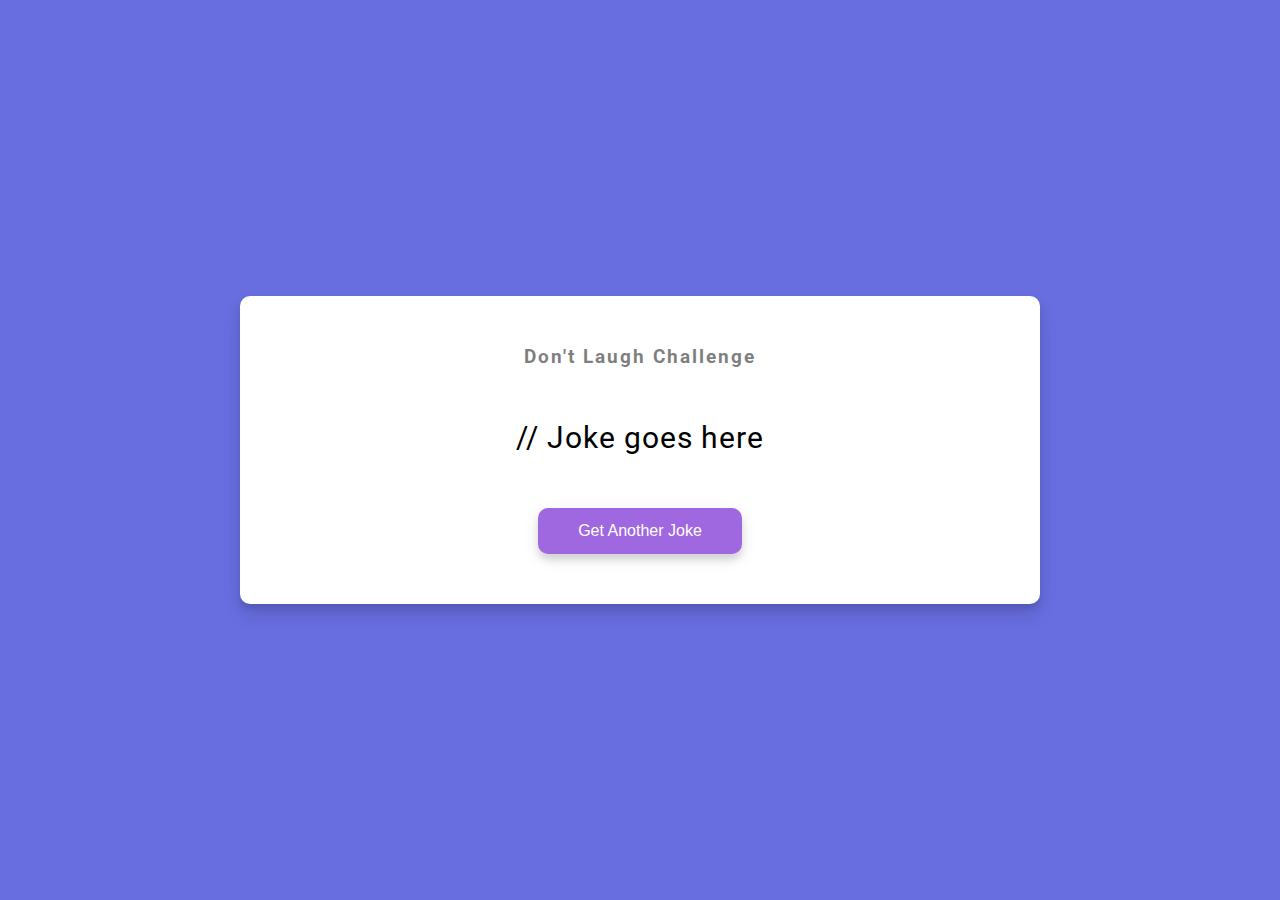
<file: Project10/index.html>
<!DOCTYPE html>
<html lang="en">
  <head>
    <meta charset="UTF-8" />
    <meta name="viewport" content="width=device-width, initial-scale=1.0" />
    <link rel="stylesheet" href="style.css" />
    <title>Dad Jokes</title>
  </head>
  <body>
    <div class="container">
      <h3>Don't Laugh Challenge</h3>
      <div id="joke" class="joke">// Joke goes here</div>
      <button id="jokeBtn" class="btn">Get Another Joke</button>
    </div>
    <script src="script.js"></script>
  </body>
</html>
</file>
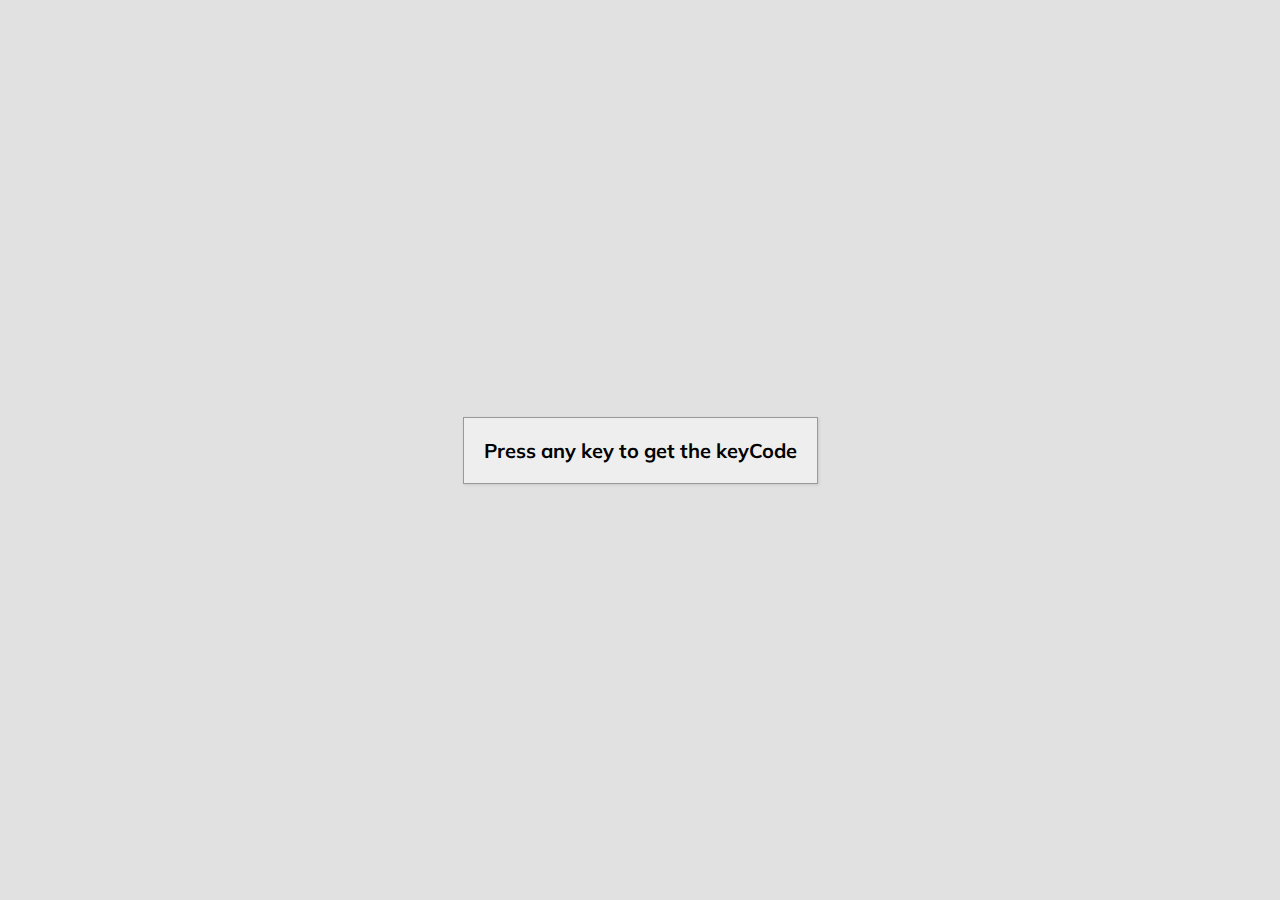
<file: Project11/index.html>
<!DOCTYPE html>
<html lang="en">
  <head>
    <meta charset="UTF-8" />
    <meta name="viewport" content="width=device-width, initial-scale=1.0" />
    <link rel="stylesheet" href="style.css" />
    <title>Event KeyCodes</title>
  </head>
  <body>
    <div id="insert">
      <div class="key">
        Press any key to get the keyCode
      </div>
    </div>
    <script src="script.js"></script>
  </body>
</html>
</file>
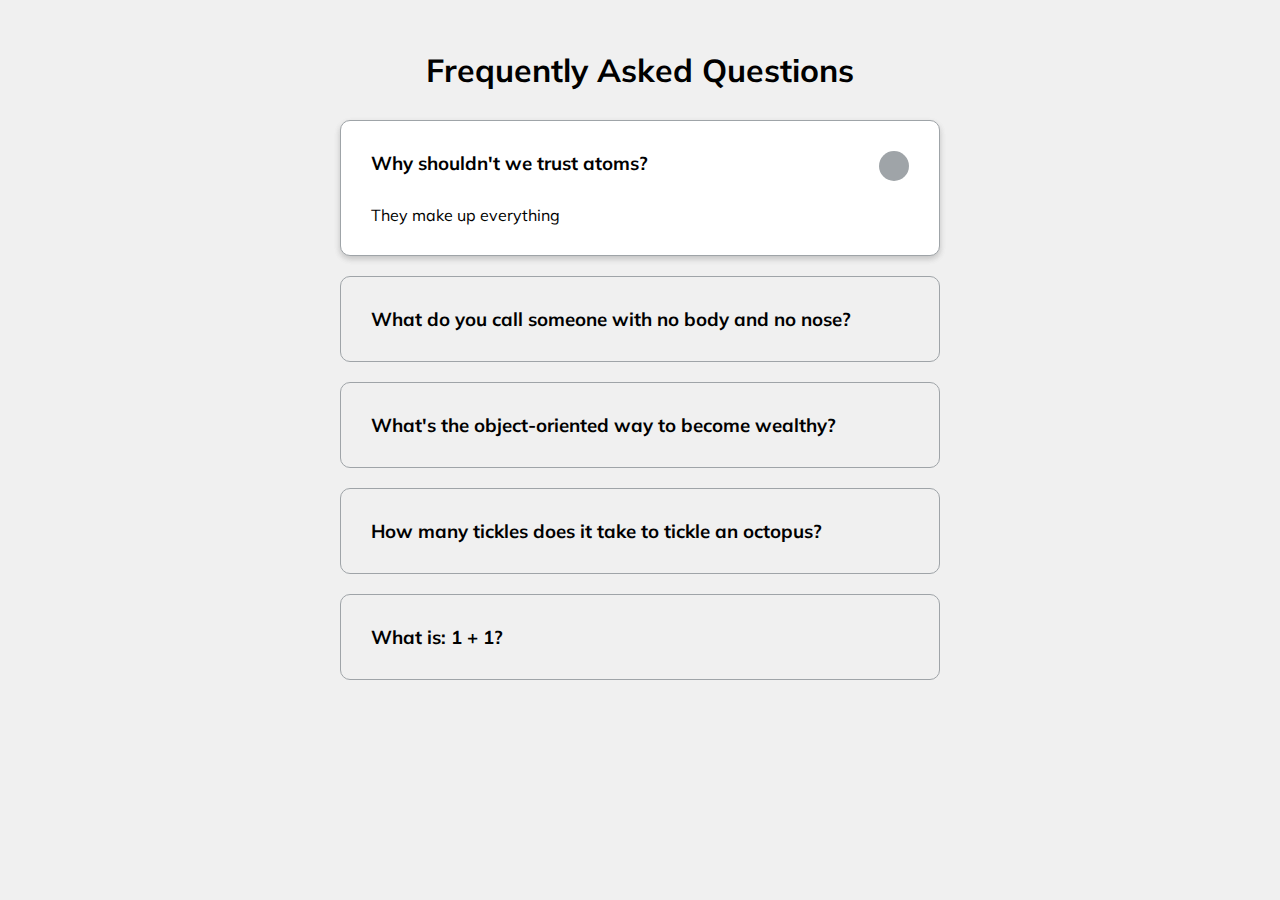
<file: Project12/index.html>
<!DOCTYPE html>
<html lang="en">
  <head>
    <meta charset="UTF-8" />
    <meta name="viewport" content="width=device-width, initial-scale=1.0" />
    <link rel="stylesheet" href="https://cdnjs.cloudflare.com/ajax/libs/font-awesome/5.14.0/css/all.min.css" integrity="sha512-1PKOgIY59xJ8Co8+NE6FZ+LOAZKjy+KY8iq0G4B3CyeY6wYHN3yt9PW0XpSriVlkMXe40PTKnXrLnZ9+fkDaog==" crossorigin="anonymous" />
    <link rel="stylesheet" href="style.css" />
    <title>FAQ</title>
  </head>
  <body>
    <h1>Frequently Asked Questions</h1>
    <div class="faq-container">
      <div class="faq active">
        <h3 class="faq-title">
          Why shouldn't we trust atoms?
        </h3>

        <p class="faq-text">
          They make up everything
        </p>

        <button class="faq-toggle">
          <i class="fas fa-chevron-down"></i>
          <i class="fas fa-times"></i>
        </button>
      </div>

      <div class="faq">
        <h3 class="faq-title">
          What do you call someone with no body and no nose?
        </h3>
        <p class="faq-text">
          Nobody knows.
        </p>
        <button class="faq-toggle">
          <i class="fas fa-chevron-down"></i>
          <i class="fas fa-times"></i>
        </button>
      </div>
      
      <div class="faq">
        <h3 class="faq-title">
          What's the object-oriented way to become wealthy?
        </h3>
        <p class="faq-text">
          Inheritance.
        </p>
        <button class="faq-toggle">
          <i class="fas fa-chevron-down"></i>
          <i class="fas fa-times"></i>
        </button>
      </div>
      
      <div class="faq">
        <h3 class="faq-title">
          How many tickles does it take to tickle an octopus?
        </h3>
        <p class="faq-text">
          Ten-tickles!
        </p>
        <button class="faq-toggle">
          <i class="fas fa-chevron-down"></i>
          <i class="fas fa-times"></i>
        </button>
      </div>
      
      <div class="faq">
        <h3 class="faq-title">
          What is: 1 + 1?
        </h3>
        <p class="faq-text">
          Depends on who are you asking.
        </p>
        <button class="faq-toggle">
          <i class="fas fa-chevron-down"></i>
          <i class="fas fa-times"></i>
        </button>
      </div>
    </div>
    <script src="script.js"></script>
  </body>
</html>
</file>
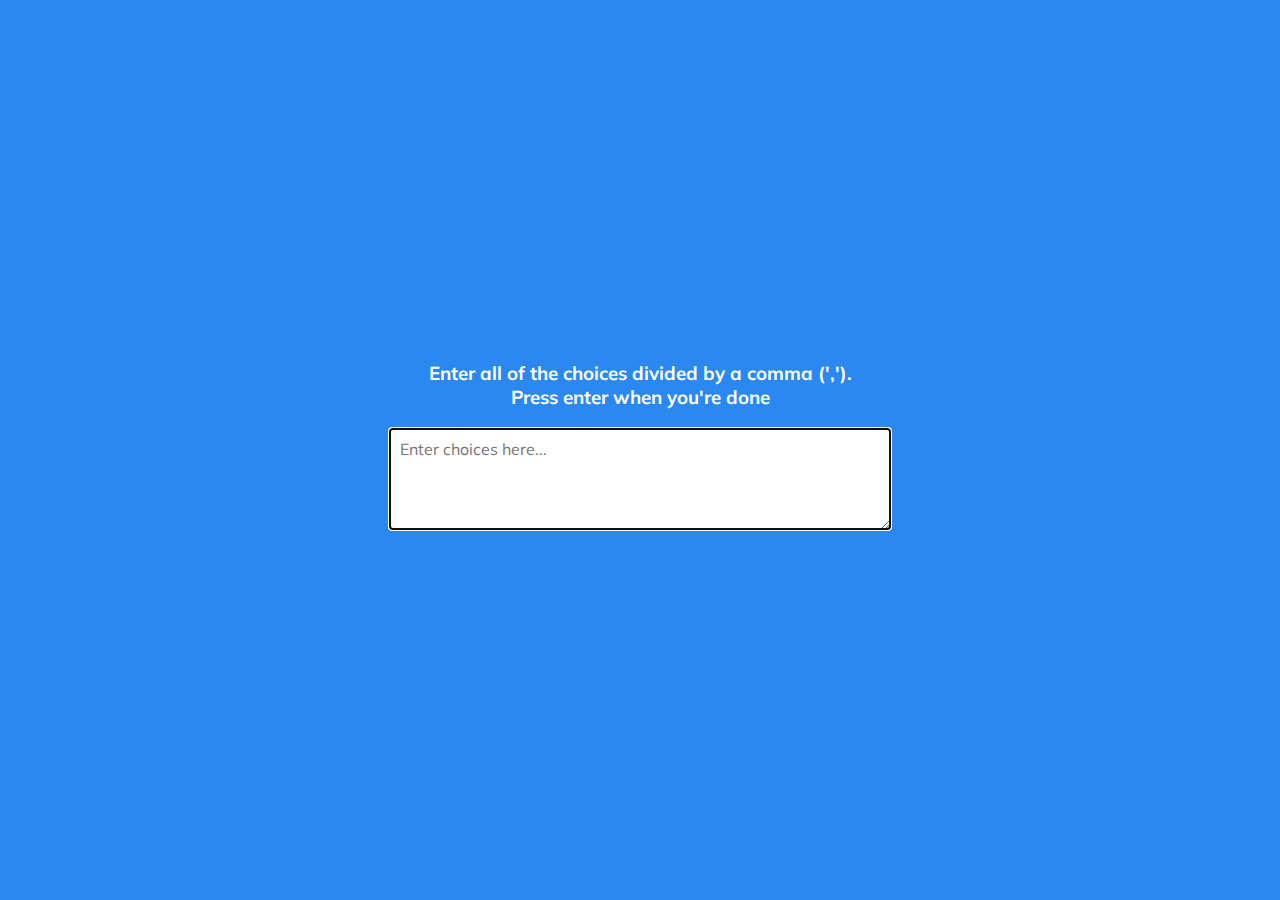
<file: Project13/index.html>
<!DOCTYPE html>
<html lang="en">
  <head>
    <meta charset="UTF-8" />
    <meta name="viewport" content="width=device-width, initial-scale=1.0" />
    <link rel="stylesheet" href="style.css" />
    <title>Random Choice Picker</title>
  </head>
  <body>
    <div class="container">
      <h3>Enter all of the choices divided by a comma (','). <br> Press enter when you're done</h3>
      <textarea placeholder="Enter choices here..." id="textarea"></textarea>

      <div id="tags"></div>
    </div>

    <script src="script.js"></script>
  </body>
</html>
</file>
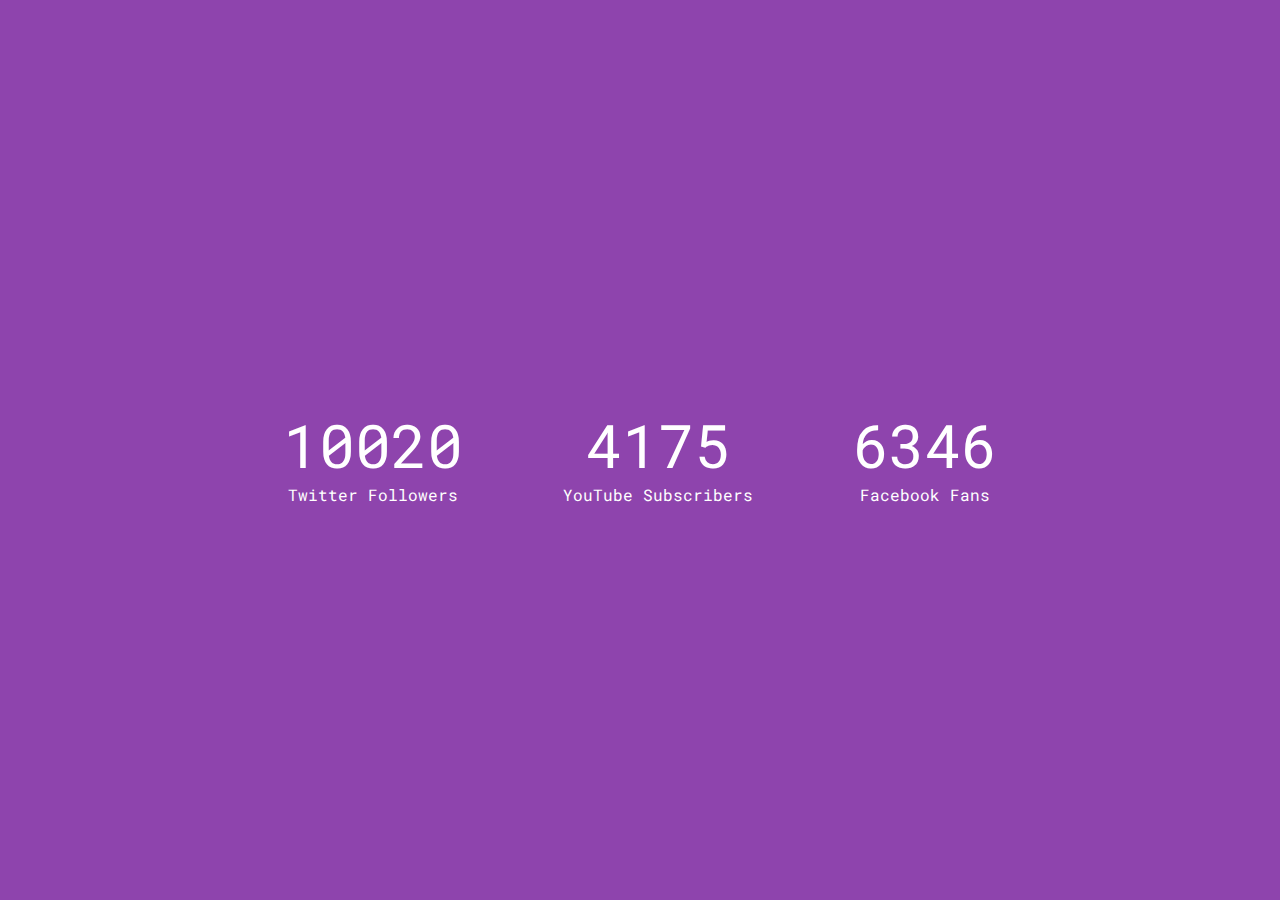
<file: Project15/index.html>
<!DOCTYPE html>
<html lang="en">
  <head>
    <meta charset="UTF-8" />
    <meta name="viewport" content="width=device-width, initial-scale=1.0" />
    <link rel="stylesheet" href="https://cdnjs.cloudflare.com/ajax/libs/font-awesome/5.14.0/css/all.min.css" integrity="sha512-1PKOgIY59xJ8Co8+NE6FZ+LOAZKjy+KY8iq0G4B3CyeY6wYHN3yt9PW0XpSriVlkMXe40PTKnXrLnZ9+fkDaog==" crossorigin="anonymous" />
    <link rel="stylesheet" href="style.css" />
    <title>Increment Counter</title>
  </head>
  <body>
    <div class="counter-container">
      <i class="fab fa-twitter fa-3x"></i>
      <div class="counter" data-target="12000"></div>
      <span>Twitter Followers</span>
    </div>

    <div class="counter-container">
      <i class="fab fa-youtube fa-3x"></i>
      <div class="counter" data-target="5000"></div>
      <span>YouTube Subscribers</span>
    </div>

    <div class="counter-container">
      <i class="fab fa-facebook fa-3x"></i>
      <div class="counter" data-target="7500"></div>
      <span>Facebook Fans</span>
    </div>
    <script src="script.js"></script>
  </body>
</html>
</file>
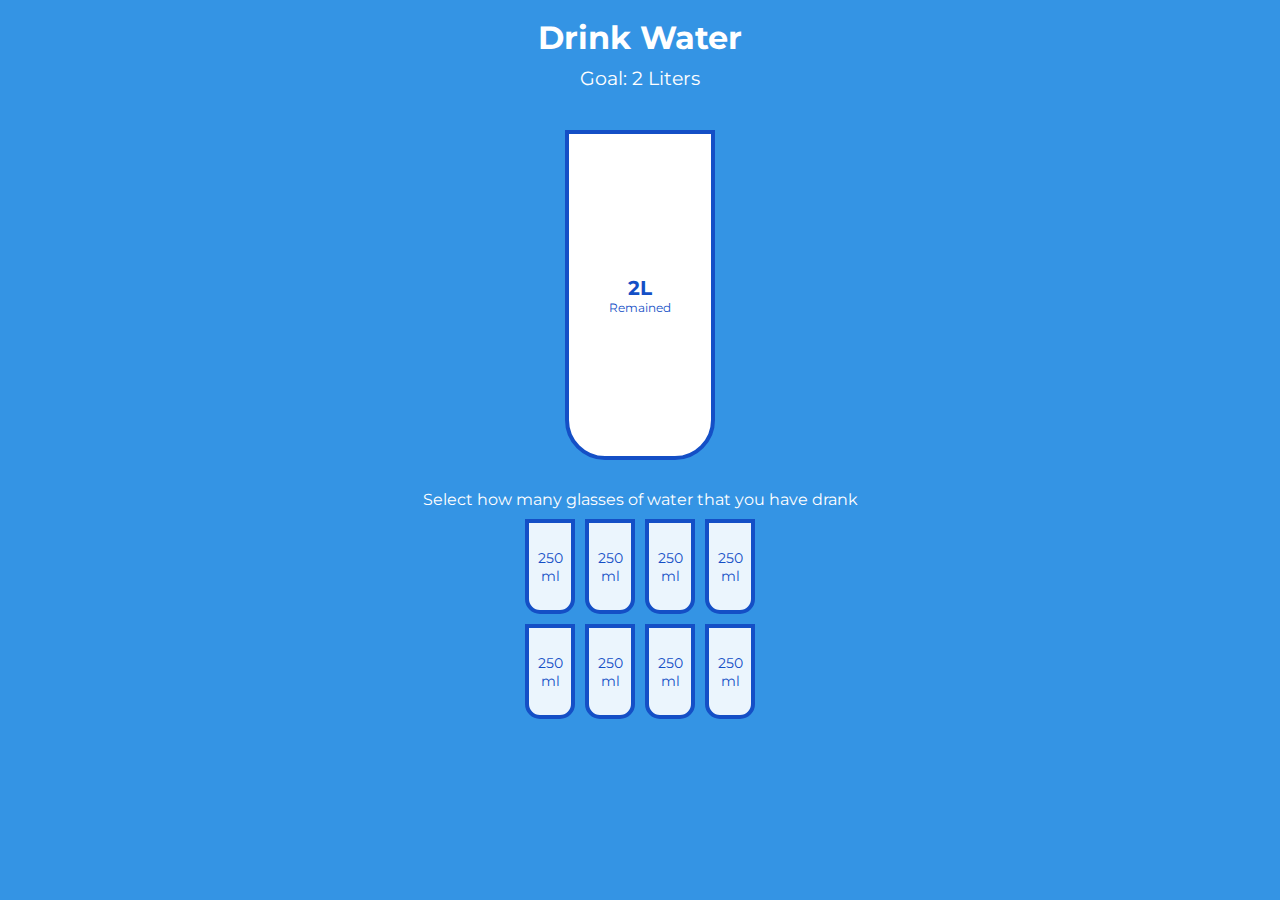
<file: Project16/index.html>
<!DOCTYPE html>
<html lang="en">
  <head>
    <meta charset="UTF-8" />
    <meta name="viewport" content="width=device-width, initial-scale=1.0" />
    <link rel="stylesheet" href="style.css" />
    <title>Drink Water</title>
  </head>
  <body>
    <h1>Drink Water</h1>
    <h3>Goal: 2 Liters</h3>

    <div class="cup">
      <div class="remained" id="remained">
        <span id="liters"></span>
        <small>Remained</small>
      </div>

      <div class="percentage" id="percentage"></div>
    </div>

    <p class="text">Select how many glasses of water that you have drank</p>

    <div class="cups">
      <div class="cup cup-small">250 ml</div>
      <div class="cup cup-small">250 ml</div>
      <div class="cup cup-small">250 ml</div>
      <div class="cup cup-small">250 ml</div>
      <div class="cup cup-small">250 ml</div>
      <div class="cup cup-small">250 ml</div>
      <div class="cup cup-small">250 ml</div>
      <div class="cup cup-small">250 ml</div>
    </div>

    <script src="script.js"></script>
  </body>
</html>
</file>
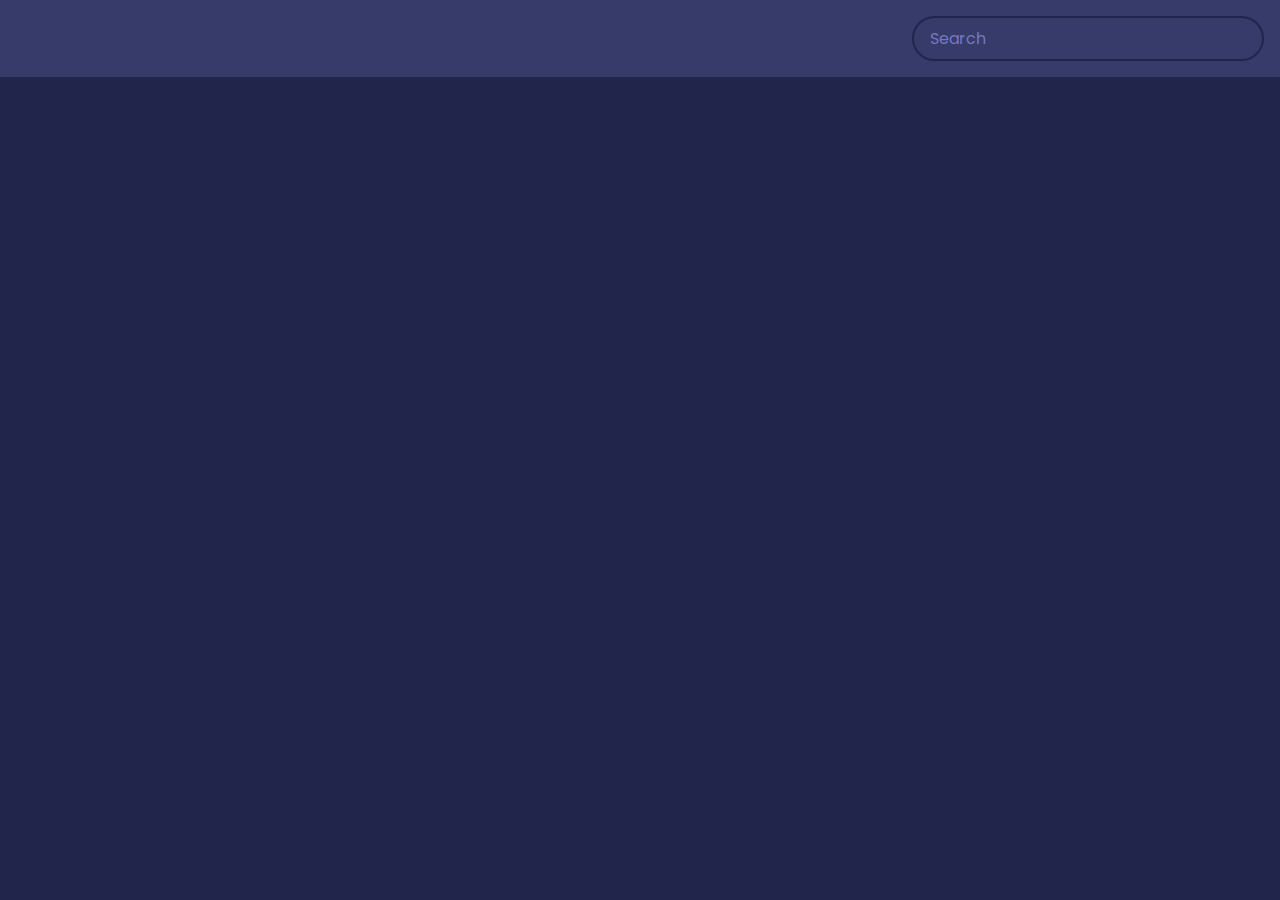
<file: Project17/index.html>
<!DOCTYPE html>
<html lang="en">
  <head>
    <meta charset="UTF-8" />
    <meta name="viewport" content="width=device-width, initial-scale=1.0" />
    <link rel="stylesheet" href="style.css" />
    <title>Movie App</title>
  </head>
  <body>
    <header>
      <form id="form">
        <input type="text" id="search" class="search" placeholder="Search">
      </form>
    </header>

    <main id="main"></main>

    <script src="script.js"></script>
  </body>
</html>
</file>
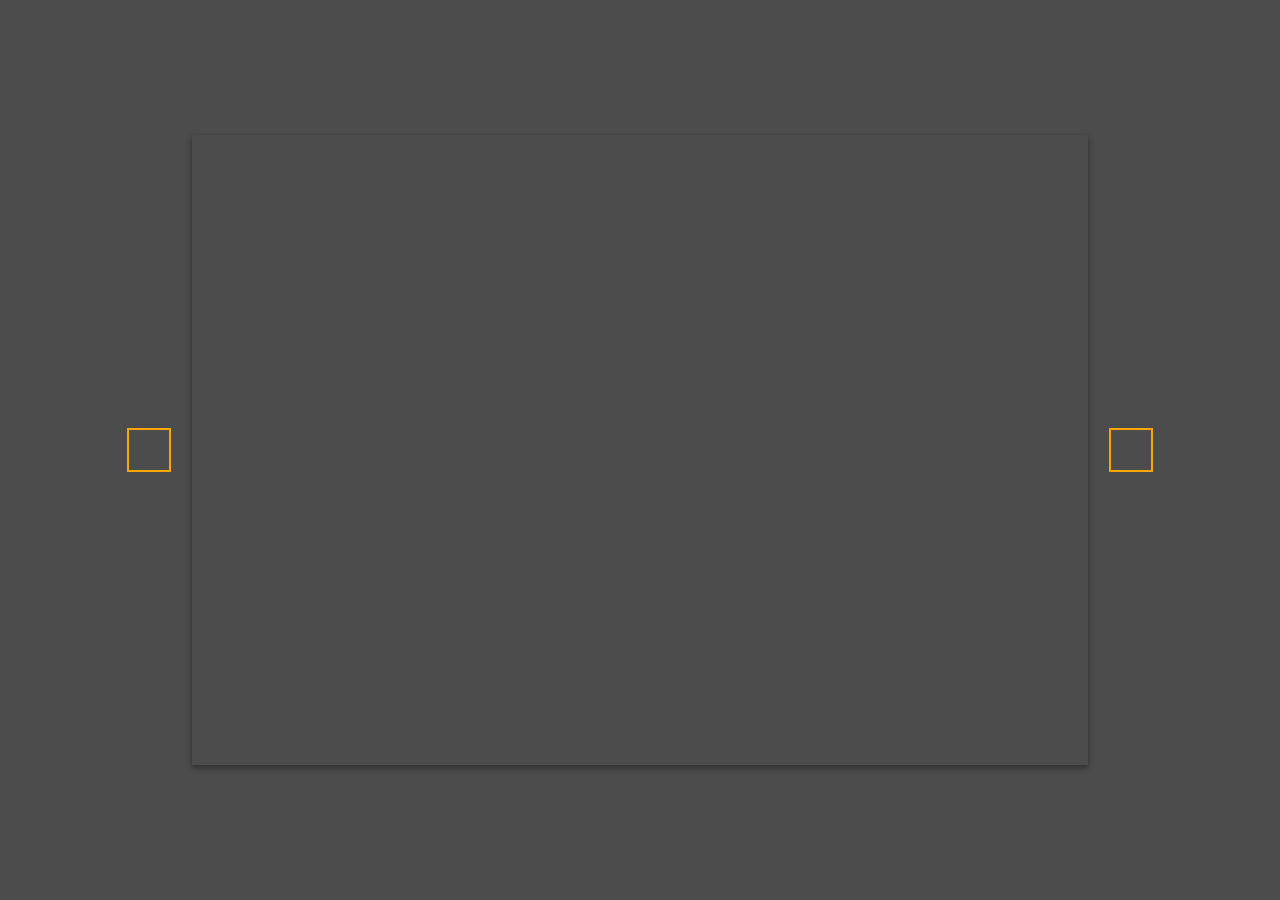
<file: Project18/index.html>
<!DOCTYPE html>
<html lang="en">
  <head>
    <meta charset="UTF-8" />
    <meta name="viewport" content="width=device-width, initial-scale=1.0" />
    <link
      rel="stylesheet"
      href="https://cdnjs.cloudflare.com/ajax/libs/font-awesome/5.14.0/css/all.min.css"
      integrity="sha512-1PKOgIY59xJ8Co8+NE6FZ+LOAZKjy+KY8iq0G4B3CyeY6wYHN3yt9PW0XpSriVlkMXe40PTKnXrLnZ9+fkDaog=="
      crossorigin="anonymous"
    />
    <link rel="stylesheet" href="style.css" />
    <title>Background Slider</title>
  </head>
  <body>
    <div class="slider-container">
      <div
        class="slide active"
        style="
          background-image: url('https://images.unsplash.com/photo-1549880338-65ddcdfd017b?ixlib=rb-1.2.1&ixid=eyJhcHBfaWQiOjEyMDd9&auto=format&fit=crop&w=2100&q=80');
        "
      ></div>
      <div
        class="slide"
        style="
          background-image: url('https://images.unsplash.com/photo-1511593358241-7eea1f3c84e5?ixlib=rb-1.2.1&ixid=eyJhcHBfaWQiOjEyMDd9&auto=format&fit=crop&w=1934&q=80');
        "
      ></div>

      <div
        class="slide"
        style="
          background-image: url('https://images.unsplash.com/photo-1495467033336-2effd8753d51?ixlib=rb-1.2.1&ixid=eyJhcHBfaWQiOjEyMDd9&auto=format&fit=crop&w=2100&q=80');
        "
      ></div>

      <div
        class="slide"
        style="
          background-image: url('https://images.unsplash.com/photo-1522735338363-cc7313be0ae0?ixlib=rb-1.2.1&ixid=eyJhcHBfaWQiOjEyMDd9&auto=format&fit=crop&w=2689&q=80');
        "
      ></div>

      <div
        class="slide"
        style="
          background-image: url('https://images.unsplash.com/photo-1559087867-ce4c91325525?ixlib=rb-1.2.1&ixid=eyJhcHBfaWQiOjEyMDd9&auto=format&fit=crop&w=2100&q=80');
        "
      ></div>

      <button class="arrow left-arrow" id="left">
        <i class="fas fa-arrow-left"></i>
      </button>

      <button class="arrow right-arrow" id="right">
        <i class="fas fa-arrow-right"></i>
      </button>
    </div>
    <script src="script.js"></script>
  </body>
</html>
</file>
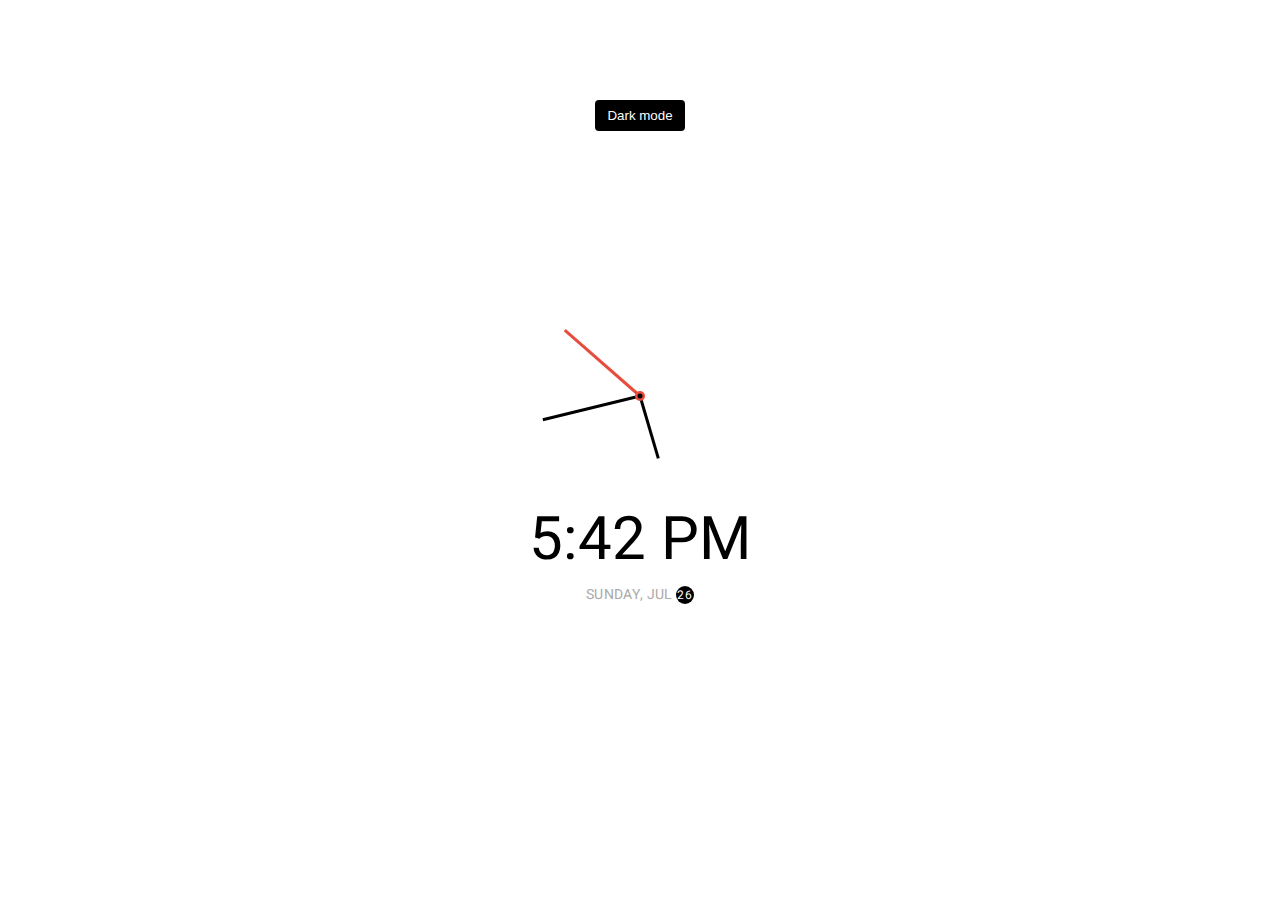
<file: Project19/index.html>
<!DOCTYPE html>
<html lang="en">
  <head>
    <meta charset="UTF-8" />
    <meta name="viewport" content="width=device-width, initial-scale=1.0" />
    <link rel="stylesheet" href="style.css" />
    <title>Theme Clock</title>
  </head>
  <body>
    <!-- Inspired by this dribbble shot https://dribbble.com/shots/5958443-Alarm-clock -->

    <button class="toggle">Dark mode</button>

    <div class="clock-container">
      <div class="clock">
        <div class="needle hour"></div>
        <div class="needle minute"></div>
        <div class="needle second"></div>
        <div class="center-point"></div>
      </div>

      <div class="time"></div>
      <div class="date"></div>
    </div>

    <script src="script.js"></script>
  </body>
</html>
</file>
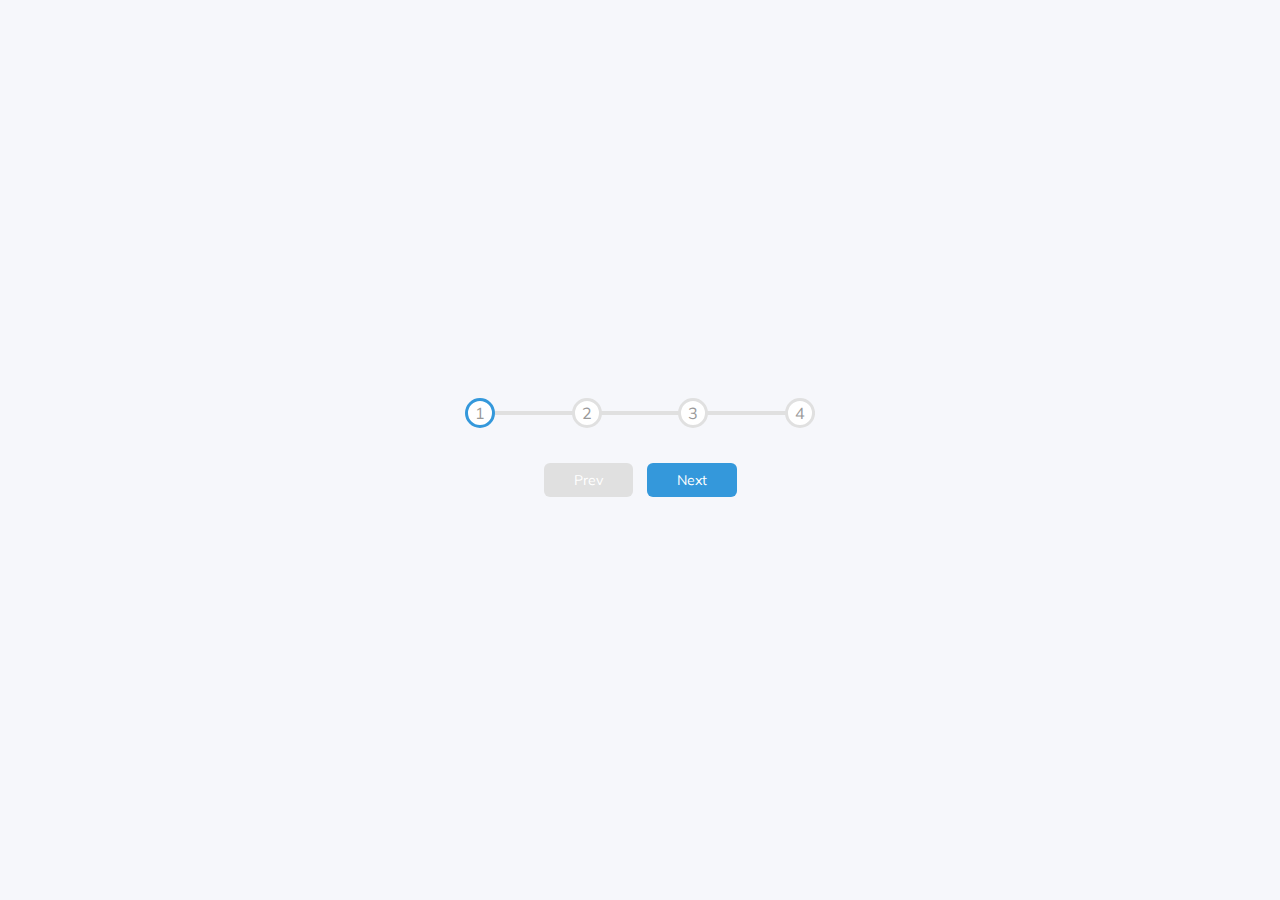
<file: Project2/index.html>
<!DOCTYPE html>
<html lang="en">
  <head>
    <meta charset="UTF-8" />
    <meta name="viewport" content="width=device-width, initial-scale=1.0" />
    <link rel="stylesheet" href="style.css" />
    <title>Progress Steps</title>
  </head>
  <body>
    <div class="container">
      <div class="progress-container">
        <div class="progress" id="progress"></div>
        <div class="circle active">1</div>
        <div class="circle">2</div>
        <div class="circle">3</div>
        <div class="circle">4</div>
      </div>

      <button class="btn" id="prev" disabled>Prev</button>
      <button class="btn" id="next">Next</button>
    </div>
    <script src="main.js"></script>
  </body>
</html>
</file>
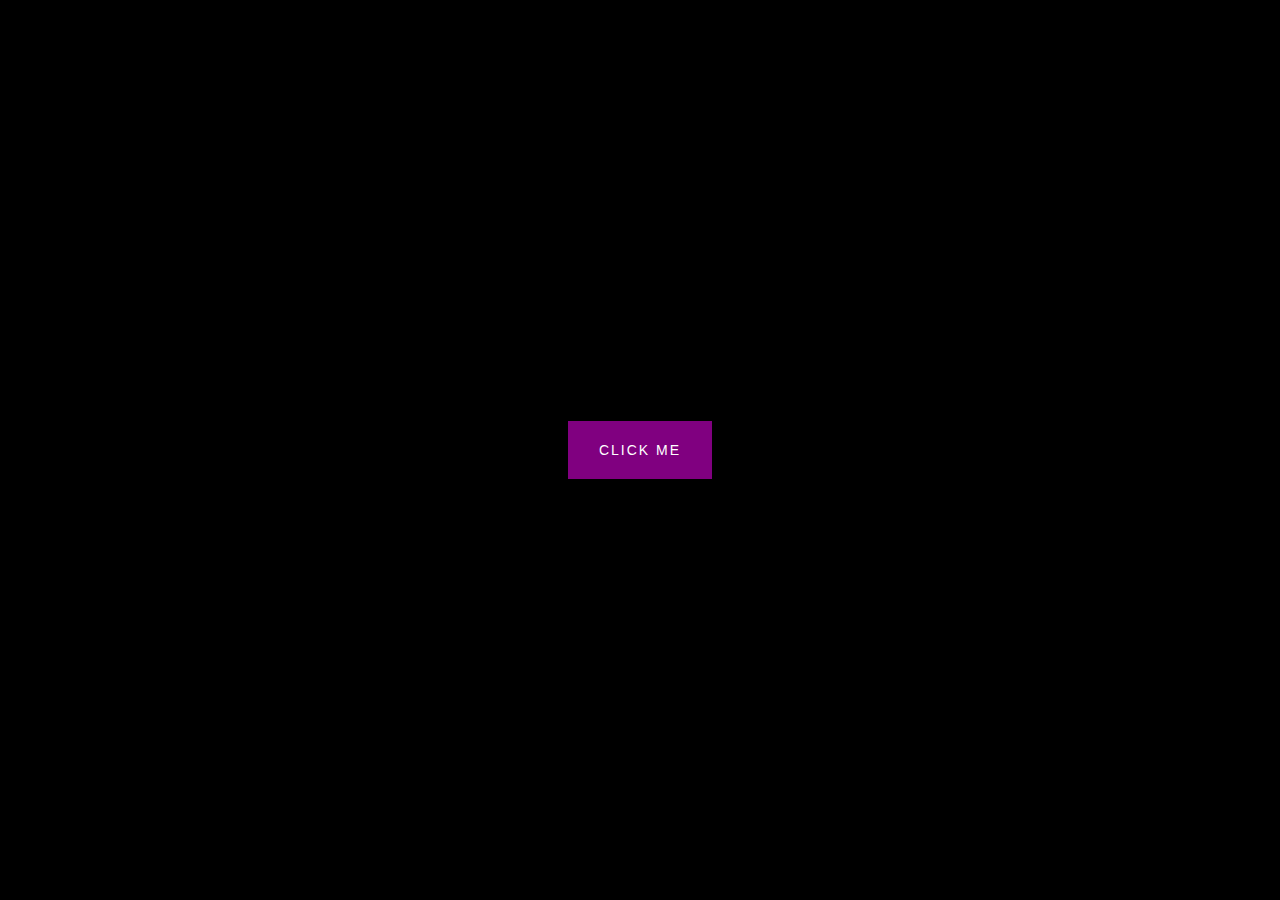
<file: Project20/index.html>
<!DOCTYPE html>
<html lang="en">
  <head>
    <meta charset="UTF-8" />
    <meta name="viewport" content="width=device-width, initial-scale=1.0" />
    <link rel="stylesheet" href="style.css" />
    <title>Button Ripple Effect</title>
  </head>
  <body>
    <button class="ripple">Click Me</button>
    <script src="script.js"></script>
  </body>
</html>
</file>
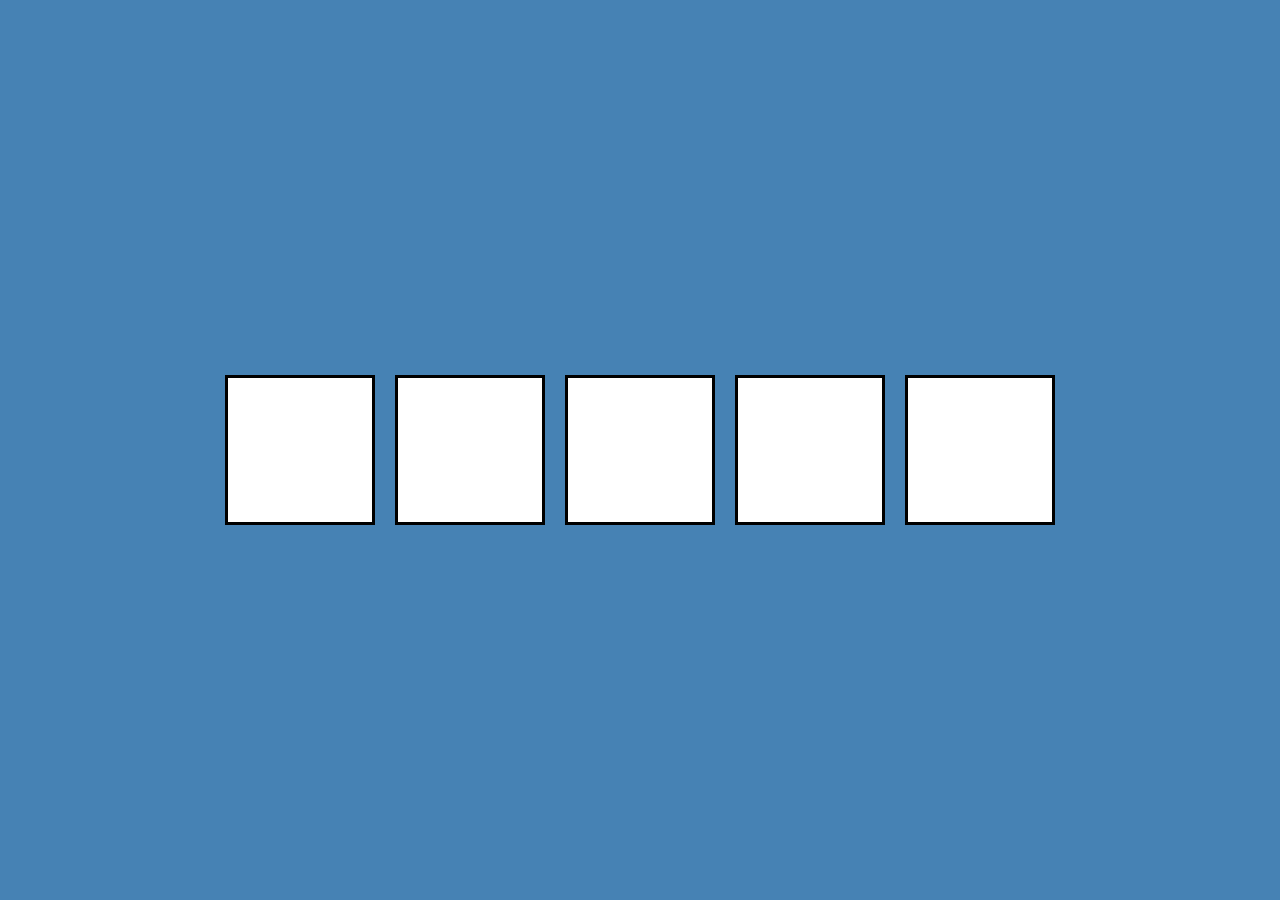
<file: Project21/index.html>
<!DOCTYPE html>
<html lang="en">
  <head>
    <meta charset="UTF-8" />
    <meta name="viewport" content="width=device-width, initial-scale=1.0" />
    <link rel="stylesheet" href="style.css" />
    <title>Drag N Drop</title>
  </head>
  <body>
    <div class="empty">
      <div class="fill" draggable="true"></div>
    </div>
    <div class="empty"></div>
    <div class="empty"></div>
    <div class="empty"></div>
    <div class="empty"></div>

    <script src="script.js"></script>
  </body>
</html>
</file>
<file: Project10/style.css>
@import url('https://fonts.googleapis.com/css2?family=Roboto:wght@400;700&display=swap');

* {
  box-sizing: border-box;
}

body {
  background-color: #686de0;
  font-family: 'Roboto', sans-serif;
  display: flex;
  flex-direction: column;
  align-items: center;
  justify-content: center;
  height: 100vh;
  overflow: hidden;
  margin: 0;
  padding: 20px;
}

.container {
  background-color: #fff;
  border-radius: 10px;
  box-shadow: 0 10px 20px rgba(0, 0, 0, 0.1), 0 6px 6px rgba(0, 0, 0, 0.1);
  padding: 50px 20px;
  text-align: center;
  max-width: 100%;
  width: 800px;
}

h3 {
  margin: 0;
  opacity: 0.5;
  letter-spacing: 2px;
}

.joke {
  font-size: 30px;
  letter-spacing: 1px;
  line-height: 40px;
  margin: 50px auto;
  max-width: 600px;
}

.btn {
  background-color: #9f68e0;
  color: #fff;
  border: 0;
  border-radius: 10px;
  box-shadow: 0 5px 15px rgba(0, 0, 0, 0.1), 0 6px 6px rgba(0, 0, 0, 0.1);
  padding: 14px 40px;
  font-size: 16px;
  cursor: pointer;
}

.btn:active {
  transform: scale(0.98);
}

.btn:focus {
  outline: 0;
}
</file>
<file: Project11/style.css>
@import url('https://fonts.googleapis.com/css?family=Muli&display=swap');

* {
  box-sizing: border-box;
}

body {
  background-color: #e1e1e1;
  font-family: 'Muli', sans-serif;
  display: flex;
  align-items: center;
  justify-content: center;
  text-align: center;
  height: 100vh;
  overflow: hidden;
  margin: 0;
}

.key {
  border: 1px solid #999;
  background-color: #eee;
  box-shadow: 1px 1px 3px rgba(0, 0, 0, 0.1);
  display: inline-flex;
  align-items: center;
  font-size: 20px;
  font-weight: bold;
  padding: 20px;
  flex-direction: column;
  margin: 30px 10px;
  min-width: 150px;
  position: relative;
}

.key small {
  position: absolute;
  top: -24px;
  left: 0;
  text-align: center;
  width: 100%;
  color: #555;
  font-size: 14px;
}
</file>
<file: Project12/style.css>
@import url('https://fonts.googleapis.com/css?family=Muli&display=swap');

* {
  box-sizing: border-box;
}

body {
  font-family: 'Muli', sans-serif;
  background-color: #f0f0f0;
}

h1 {
  margin: 50px 0 30px;
  text-align: center;
}

.faq-container {
  max-width: 600px;
  margin: 0 auto;
}

.faq {
  background-color: transparent;
  border: 1px solid #9fa4a8;
  border-radius: 10px;
  margin: 20px 0;
  padding: 30px;
  position: relative;
  overflow: hidden;
  transition: 0.3s ease;
}

.faq.active {
  background-color: #fff;
  box-shadow: 0 3px 6px rgba(0, 0, 0, 0.1), 0 3px 6px rgba(0, 0, 0, 0.1);
}

.faq.active::before,
.faq.active::after {
  content: '\f075';
  font-family: 'Font Awesome 5 Free';
  color: #2ecc71;
  font-size: 7rem;
  position: absolute;
  opacity: 0.2;
  top: 20px;
  left: 20px;
  z-index: 0;
}

.faq.active::before {
  color: #3498db;
  top: -10px;
  left: -30px;
  transform: rotateY(180deg);
}

.faq-title {
  margin: 0 35px 0 0;
}

.faq-text {
  display: none;
  margin: 30px 0 0;
}

.faq.active .faq-text {
  display: block;
}

.faq-toggle {
  background-color: transparent;
  border: 0;
  border-radius: 50%;
  cursor: pointer;
  display: flex;
  align-items: center;
  justify-content: center;
  font-size: 16px;
  padding: 0;
  position: absolute;
  top: 30px;
  right: 30px;
  height: 30px;
  width: 30px;
}

.faq-toggle:focus {
  outline: 0;
}

.faq-toggle .fa-times {
  display: none;
}

.faq.active .faq-toggle .fa-times {
  color: #fff;
  display: block;
}

.faq.active .faq-toggle .fa-chevron-down {
  display: none;
}

.faq.active .faq-toggle {
  background-color: #9fa4a8;
}
</file>
<file: Project13/style.css>
@import url('https://fonts.googleapis.com/css?family=Muli&display=swap');

* {
  box-sizing: border-box;
}

body {
  background-color: #2b88f0;
  font-family: 'Muli', sans-serif;
  display: flex;
  flex-direction: column;
  align-items: center;
  justify-content: center;
  height: 100vh;
  overflow: hidden;
  margin: 0;
}

h3 {
  color: #fff;
  margin: 10px 0 20px;
  text-align: center;
}

.container {
  width: 500px;
}

textarea {
  border: none;
  display: block;
  width: 100%;
  height: 100px;
  font-family: inherit;
  padding: 10px;
  margin: 0 0 20px;
  font-size: 16px;
}

.tag {
  background-color: #f0932b;
  color: #fff;
  border-radius: 50px;
  padding: 10px 20px;
  margin: 0 5px 10px 0;
  font-size: 14px;
  display: inline-block;
}

.tag.highlight {
  background-color: #273c75;
}
</file>
<file: Project15/style.css>
@import url('https://fonts.googleapis.com/css?family=Roboto+Mono&display=swap');

* {
  box-sizing: border-box;
}

body {
  background-color: #8e44ad;
  color: #fff;
  font-family: 'Roboto Mono', sans-serif;
  display: flex;
  align-items: center;
  justify-content: center;
  height: 100vh;
  overflow: hidden;
  margin: 0;
}

.counter-container {
  display: flex;
  flex-direction: column;
  justify-content: center;
  text-align: center;
  margin: 30px 50px;
}

.counter {
  font-size: 60px;
  margin-top: 10px;
}

@media (max-width: 580px) {
  body {
    flex-direction: column;
  }
}
</file>
<file: Project16/style.css>
@import url('https://fonts.googleapis.com/css?family=Montserrat:400,600&display=swap');

:root {
  --border-color: #144fc6;
  --fill-color: #6ab3f8;
}

* {
  box-sizing: border-box;
}

body {
  background-color: #3494e4;
  color: #fff;
  font-family: 'Montserrat', sans-serif;
  display: flex;
  flex-direction: column;
  align-items: center;
  margin-bottom: 40px;
}

h1 {
  margin: 10px 0 0;
}

h3 {
  font-weight: 400;
  margin: 10px 0;
}

.cup {
  background-color: #fff;
  border: 4px solid var(--border-color);
  color: var(--border-color);
  border-radius: 0 0 40px 40px;
  height: 330px;
  width: 150px;
  margin: 30px 0;
  display: flex;
  flex-direction: column;
  overflow: hidden;
}

.cup.cup-small {
  height: 95px;
  width: 50px;
  border-radius: 0 0 15px 15px;
  background-color: rgba(255, 255, 255, 0.9);
  cursor: pointer;
  font-size: 14px;
  align-items: center;
  justify-content: center;
  text-align: center;
  margin: 5px;
  transition: 0.3s ease;
}

.cup.cup-small.full {
  background-color: var(--fill-color);
  color: #fff;
}

.cups {
  display: flex;
  flex-wrap: wrap;
  align-items: center;
  justify-content: center;
  width: 280px;
}

.remained {
  display: flex;
  flex-direction: column;
  align-items: center;
  justify-content: center;
  text-align: center;
  flex: 1;
  transition: 0.3s ease;
}

.remained span {
  font-size: 20px;
  font-weight: bold;
}

.remained small {
  font-size: 12px;
}

.percentage {
  background-color: var(--fill-color);
  display: flex;
  align-items: center;
  justify-content: center;
  font-weight: bold;
  font-size: 30px;
  height: 0;
  transition: 0.3s ease;
}

.text {
  text-align: center;
  margin: 0 0 5px;
}
</file>
<file: Project17/style.css>
@import url('https://fonts.googleapis.com/css2?family=Poppins:wght@200;400&display=swap');

:root {
  --primary-color: #22254b;
  --secondary-color: #373b69;
}

* {
  box-sizing: border-box;
}

body {
  background-color: var(--primary-color);
  font-family: 'Poppins', sans-serif;
  margin: 0;
}

header {
  padding: 1rem;
  display: flex;
  justify-content: flex-end;
  background-color: var(--secondary-color);
}

.search {
  background-color: transparent;
  border: 2px solid var(--primary-color);
  border-radius: 50px;
  font-family: inherit;
  font-size: 1rem;
  padding: 0.5rem 1rem;
  color: #fff;
}

.search::placeholder {
  color: #7378c5;
}

.search:focus {
  outline: none;
  background-color: var(--primary-color);
}

main {
  display: flex;
  flex-wrap: wrap;
  justify-content: center;
}

.movie {
  width: 300px;
  margin: 1rem;
  background-color: var(--secondary-color);
  box-shadow: 0 4px 5px rgba(0, 0, 0, 0.2);
  position: relative;
  overflow: hidden;
  border-radius: 3px;
}

.movie img {
  width: 100%;
}

.movie-info {
  color: #eee;
  display: flex;
  align-items: center;
  justify-content: space-between;
  padding: 0.5rem 1rem 1rem;
  letter-spacing: 0.5px;
}

.movie-info h3 {
  margin-top: 0;
}

.movie-info span {
  background-color: var(--primary-color);
  padding: 0.25rem 0.5rem;
  border-radius: 3px;
  font-weight: bold;
}

.movie-info span.green {
  color: lightgreen;
}

.movie-info span.orange {
  color: orange;
}

.movie-info span.red {
  color: red;
}

.overview {
  background-color: #fff;
  padding: 2rem;
  position: absolute;
  left: 0;
  bottom: 0;
  right: 0;
  max-height: 100%;
  transform: translateY(101%);
  overflow-y: auto;
  transition: transform 0.3s ease-in;
}

.movie:hover .overview {
  transform: translateY(0);
}
</file>
<file: Project18/style.css>
@import url('https://fonts.googleapis.com/css2?family=Roboto:wght@400;700&display=swap');

* {
  box-sizing: border-box;
}

body {
  font-family: 'Roboto', sans-serif;
  display: flex;
  flex-direction: column;
  align-items: center;
  justify-content: center;
  height: 100vh;
  overflow: hidden;
  margin: 0;
  background-position: center center;
  background-size: cover;
  transition: 0.4s;
}

body::before {
  content: '';
  position: absolute;
  top: 0;
  left: 0;
  width: 100%;
  height: 100vh;
  background-color: rgba(0, 0, 0, 0.7);
  z-index: -1;
}

.slider-container {
  box-shadow: 0 3px 6px rgba(0, 0, 0, 0.16), 0 3px 6px rgba(0, 0, 0, 0.23);
  height: 70vh;
  width: 70vw;
  position: relative;
  overflow: hidden;
}

.slide {
  opacity: 0;
  height: 100vh;
  width: 100vw;
  background-position: center center;
  background-size: cover;
  position: absolute;
  top: -15vh;
  left: -15vw;
  transition: 0.4s ease;
  z-index: 1;
}

.slide.active {
  opacity: 1;
}

.arrow {
  position: fixed;
  background-color: transparent;
  color: #fff;
  padding: 20px;
  font-size: 30px;
  border: 2px solid orange;
  top: 50%;
  transform: translateY(-50%);
  cursor: pointer;
}

.arrow:focus {
  outline: 0;
}

.left-arrow {
  left: calc(15vw - 65px);
}

.right-arrow {
  right: calc(15vw - 65px);
}
</file>
<file: Project19/style.css>
@import url('https://fonts.googleapis.com/css?family=Heebo:300&display=swap');

* {
  box-sizing: border-box;
}

:root {
  --primary-color: #000;
  --secondary-color: #fff;
}

html {
  transition: all 0.5s ease-in;
}

html.dark {
  --primary-color: #fff;
  --secondary-color: #333;
}

html.dark {
  background-color: #111;
  color: var(--primary-color);
}

body {
  font-family: 'Heebo', sans-serif;
  display: flex;
  align-items: center;
  justify-content: center;
  height: 100vh;
  overflow: hidden;
  margin: 0;
}

.toggle {
  cursor: pointer;
  background-color: var(--primary-color);
  color: var(--secondary-color);
  border: 0;
  border-radius: 4px;
  padding: 8px 12px;
  position: absolute;
  top: 100px;
}

.toggle:focus {
  outline: none;
}

.clock-container {
  display: flex;
  flex-direction: column;
  justify-content: space-between;
  align-items: center;
}

.clock {
  position: relative;
  width: 200px;
  height: 200px;
}

.needle {
  background-color: var(--primary-color);
  position: absolute;
  top: 50%;
  left: 50%;
  height: 65px;
  width: 3px;
  transform-origin: bottom center;
  transition: all 0.5s ease-in;
}

.needle.hour {
  transform: translate(-50%, -100%) rotate(0deg);
}

.needle.minute {
  transform: translate(-50%, -100%) rotate(0deg);
  height: 100px;
}

.needle.second {
  transform: translate(-50%, -100%) rotate(0deg);
  height: 100px;
  background-color: #e74c3c;
}

.center-point {
  background-color: #e74c3c;
  width: 10px;
  height: 10px;
  position: absolute;
  top: 50%;
  left: 50%;
  transform: translate(-50%, -50%);
  border-radius: 50%;
}

.center-point::after {
  content: '';
  background-color: var(--primary-color);
  width: 5px;
  height: 5px;
  position: absolute;
  top: 50%;
  left: 50%;
  transform: translate(-50%, -50%);
  border-radius: 50%;
}

.time {
  font-size: 60px;
}

.date {
  color: #aaa;
  font-size: 14px;
  letter-spacing: 0.3px;
  text-transform: uppercase;
}

.date .circle {
  background-color: var(--primary-color);
  color: var(--secondary-color);
  border-radius: 50%;
  height: 18px;
  width: 18px;
  display: inline-flex;
  align-items: center;
  justify-content: center;
  line-height: 18px;
  transition: all 0.5s ease-in;
  font-size: 12px;
}
</file>
<file: Project2/style.css>
@import url('https://fonts.googleapis.com/css?family=Muli&display=swap');

:root {
  --line-border-fill: #3498db;
  --line-border-empty: #e0e0e0;
}

* {
  box-sizing: border-box;
}

body {
  background-color: #f6f7fb;
  font-family: 'Muli', sans-serif;
  display: flex;
  align-items: center;
  justify-content: center;
  height: 100vh;
  overflow: hidden;
  margin: 0;
}

.container {
  text-align: center;
}

.progress-container {
  display: flex;
  justify-content: space-between;
  position: relative;
  margin-bottom: 30px;
  max-width: 100%;
  width: 350px;
}

.progress-container::before {
  content: '';
  background-color: var(--line-border-empty);
  position: absolute;
  top: 50%;
  left: 0;
  transform: translateY(-50%);
  height: 4px;
  width: 100%;
  z-index: -1;
}

.progress {
  background-color: var(--line-border-fill);
  position: absolute;
  top: 50%;
  left: 0;
  transform: translateY(-50%);
  height: 4px;
  width: 0%;
  z-index: -1;
  transition: 0.4s ease;
}

.circle {
  background-color: #fff;
  color: #999;
  border-radius: 50%;
  height: 30px;
  width: 30px;
  display: flex;
  align-items: center;
  justify-content: center;
  border: 3px solid var(--line-border-empty);
  transition: 0.4s ease;
}

.circle.active {
  border-color: var(--line-border-fill);
}

.btn {
  background-color: var(--line-border-fill);
  color: #fff;
  border: 0;
  border-radius: 6px;
  cursor: pointer;
  font-family: inherit;
  padding: 8px 30px;
  margin: 5px;
  font-size: 14px;
}

.btn:active {
  transform: scale(0.98);
}

.btn:focus {
  outline: 0;
}

.btn:disabled {
  background-color: var(--line-border-empty);
  cursor: not-allowed;
}
</file>
<file: Project20/style.css>
@import url('https://fonts.googleapis.com/css2?family=Roboto:wght@400;700&display=swap');

* {
  box-sizing: border-box;
}

body {
  background-color: #000;
  font-family: 'Roboto', sans-serif;
  display: flex;
  flex-direction: column;
  align-items: center;
  justify-content: center;
  height: 100vh;
  overflow: hidden;
  margin: 0;
}

button {
  background-color: purple;
  color: #fff;
  border: 1px purple solid;
  font-size: 14px;
  text-transform: uppercase;
  letter-spacing: 2px;
  padding: 20px 30px;
  overflow: hidden;
  margin: 10px 0;
  position: relative;
}

button:focus {
  outline: none;
}

button .circle {
  position: absolute;
  background-color: #fff;
  width: 100px;
  height: 100px;
  border-radius: 50%;
  transform: translate(-50%, -50%) scale(0);
  animation: scale 0.5s ease-out;
}

@keyframes scale {
  to {
    transform: translate(-50%, -50%) scale(3);
    opacity: 0;
  }
}
</file>
<file: Project21/style.css>
* {
  box-sizing: border-box;
}

body {
  background-color: steelblue;
  display: flex;
  align-items: center;
  justify-content: center;
  height: 100vh;
  overflow: hidden;
  margin: 0;
}

.empty {
  height: 150px;
  width: 150px;
  margin: 10px;
  border: solid 3px black;
  background: white;
}

.fill {
  background-image: url('https://source.unsplash.com/random/150x150');
  height: 145px;
  width: 145px;
  cursor: pointer;
}

.hold {
  border: solid 5px #ccc;
}

.hovered {
  background-color: #333;
  border-color: white;
  border-style: dashed;
}

@media (max-width: 800px) {
  body {
    flex-direction: column;
  }
}
</file>
